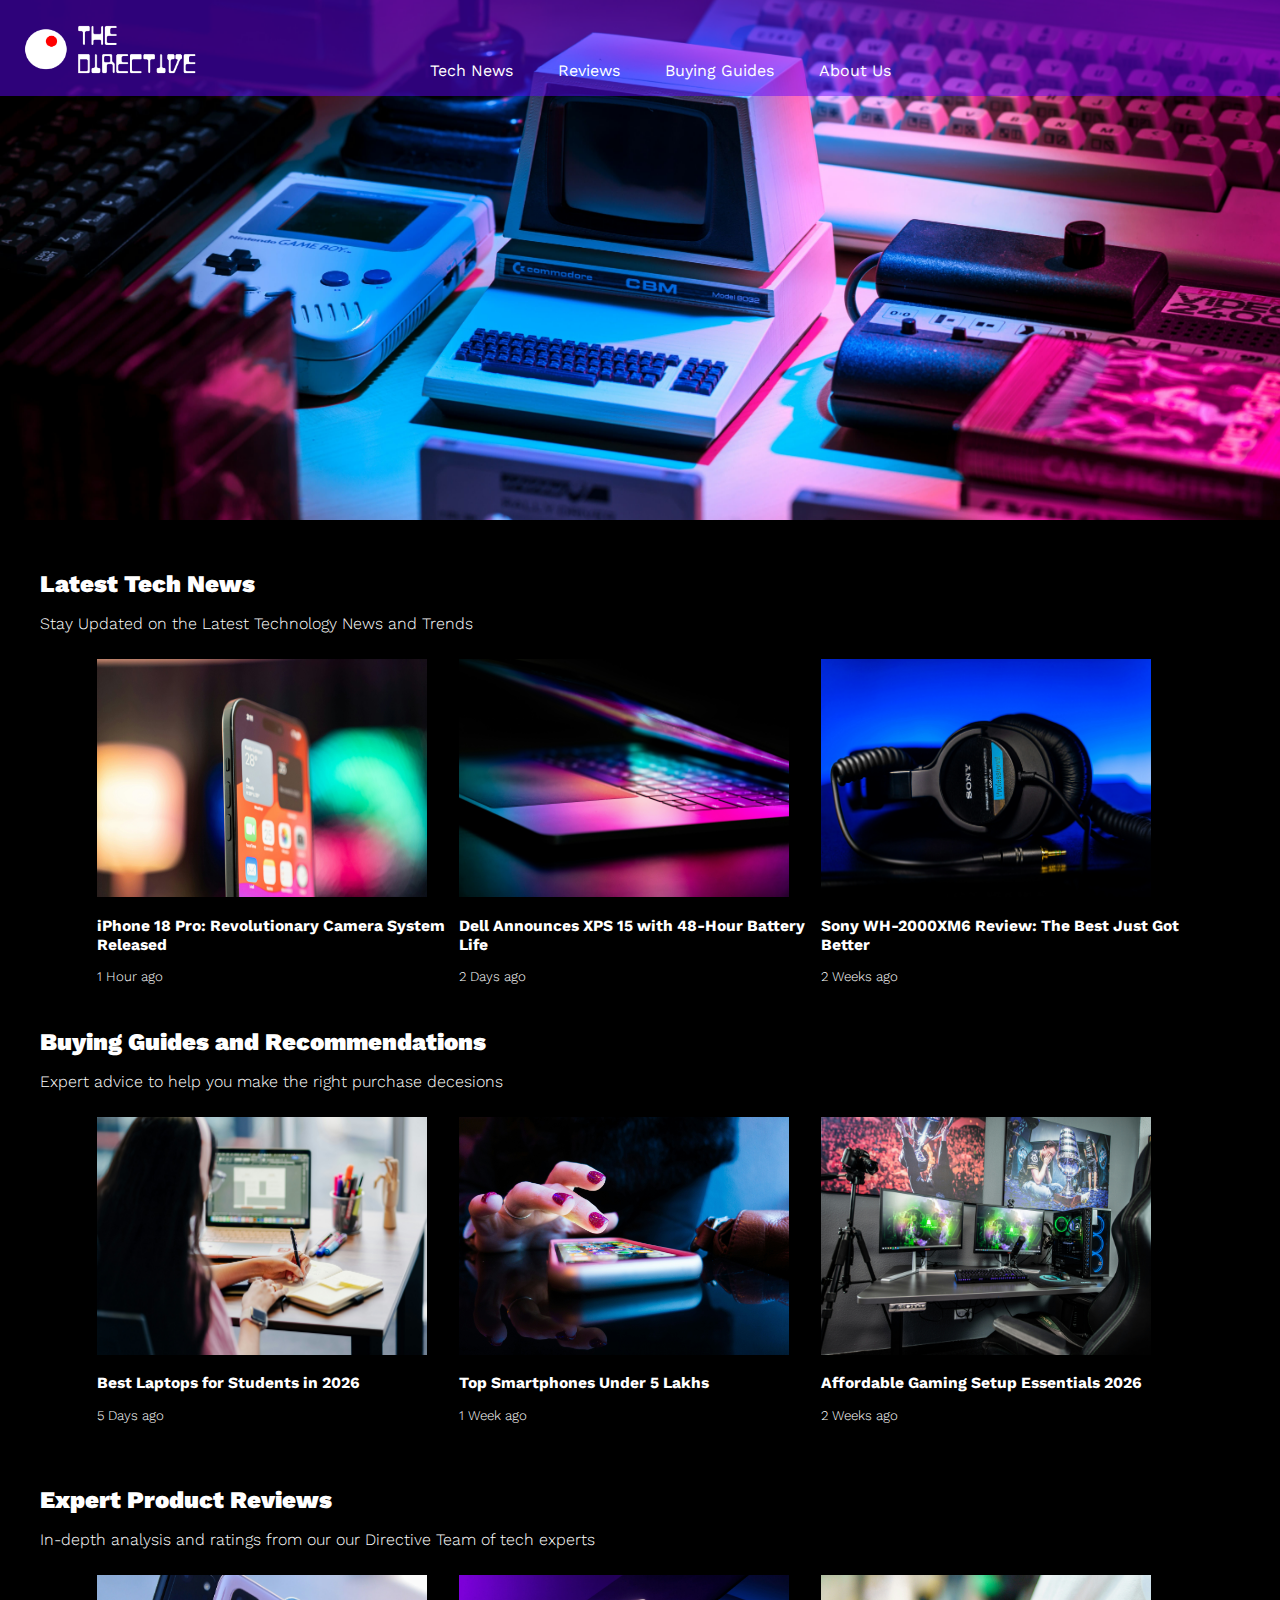
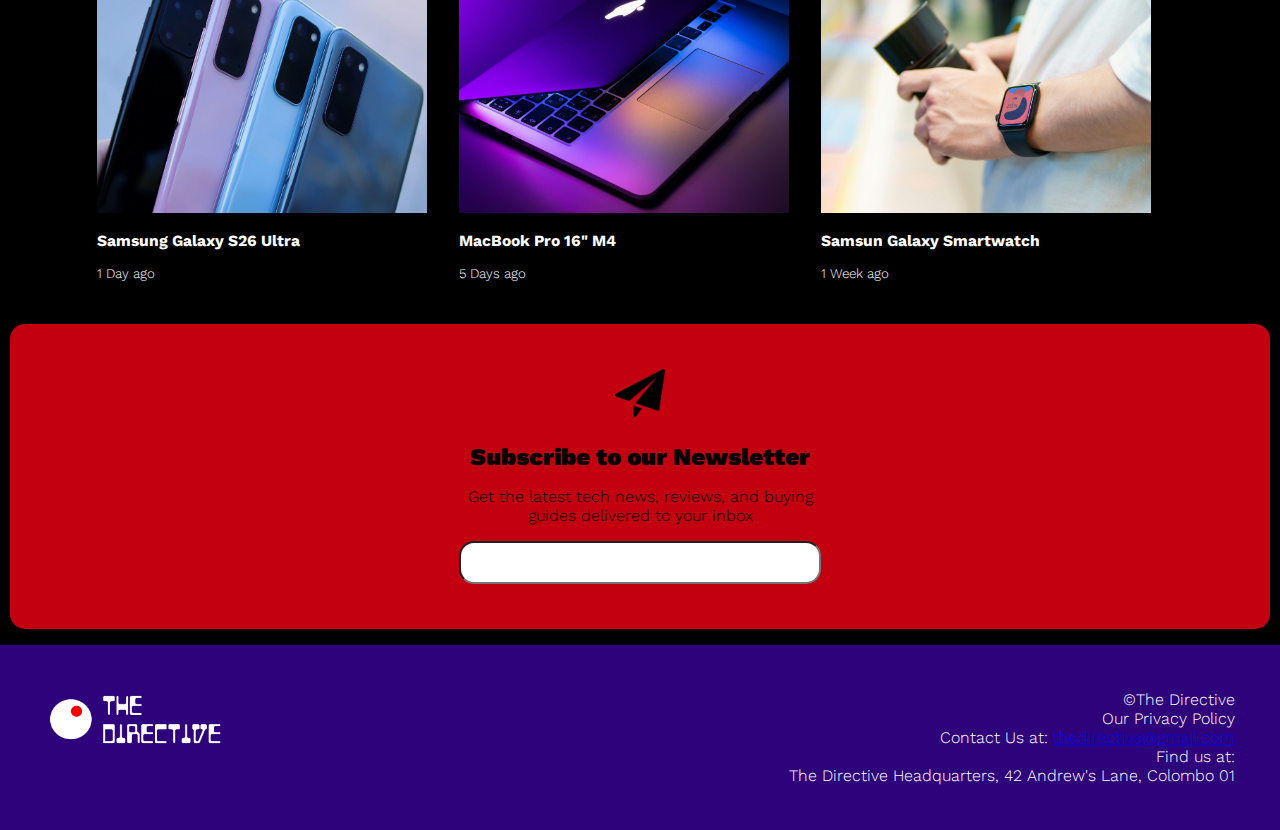
<file: index.html>
<!DOCTYPE html>
<html lang="en">
    <head>
        <meta charset="UTF-8">
        <title>The Directive</title>
        <link rel="icon" href="images/iconblack.png" type="image/png"
              sizes="16x16">  
        <link rel="stylesheet" href="style.css">
    </head>
    <!--A personally designed Icon (intentionally the dark version of the logo as an aesthetic) using Adobe Illustrator-->
    <!--link to attach the styles of the css sheet-->
    
    <body>
        <header>
        <a href="index.html"><img src="images/directivelogowhite.png" alt="The Directive Logo"
             width="180" height="61"></a>
        </header>
    <!--A personally designed logo for the website and the tech review company "The Directive" By Adobe Illustrator-->
    <!--The Logo contains the h1 title hidden within that acts as a link to the homepage throughout the website-->
        
        <!--NAVIGATION-->
        <nav>
            <ul>
                <li><a href="news.html" title="Tech News"><b>Tech News</b></a></li>
                <li><a href="reviews.html" title="Reviews"><b>Reviews</b></a></li>
                <li><a href="guide.html" title="Buying Guides"><b>Buying Guides</b></a></li>
                <li><a href="aboutus.html" title="About us"><b>About Us</b></a></li>
            </ul>
        </nav>
    <!--Contains 4 internally linked pages directing the user to various tech related segments covered by the company-->     
        
        
    <main class="content">
    <!--CONTENT AREA 1 -->
    <article>
        <h2><b>Latest Tech News</b></h2>
        <p>Stay Updated on the Latest Technology News and Trends</p>
        <!-- Most headings and some paragraphs are written seperated from the div class because most of my content(articles) is intended to be displayed side by sid
        and I do not want headings or paragraphs within the display flex style that I had to assign to every div class -->
        
        <div class= "container">
        <!--div class not id because there is a repetition in styles for multiple sections-->
            
        <section>
            <img src="images/iphone.jpg" title="iphone 18 Pro:Camera" rel="external"
                 width="330" height="238">
            <h3><a href="article.html" target="_blank" class="link">iPhone 18 Pro: Revolutionary Camera System Released</a></h3>
        <!--This h3 is linked to an example thematic article to show User Interface and Experience-->
        <!--All links are attached to a class to contain a different style on hover-->
        <!--Articles are loaded on a new tab for user convenience an an organized navigation hence the "target=_blank"-->
            <p>1 Hour ago</p>
        </section>
            
        <section>
            <img src="images/laptop.jpg" title="Dell XPS 15" rel="external"
                 width="330" height="238">
            <h3>Dell Announces XPS 15 with 48-Hour Battery Life</h3>
            <p>2 Days ago</p>
        </section>
            
        <section>
            <img src="images/sony.jpg" title="Sony WH-2000XM6" rel="external"
                 width="330" height="238">
            <h3>Sony WH-2000XM6 Review: The Best Just Got Better</h3>
            <p>2 Weeks ago</p>
        </section>
        </div>
    </article>   
    
    <!--CONTENT AREA 2 -->
    <article>
    <h2><b>Buying Guides and Recommendations</b></h2>
    <p>Expert advice to help you make the right purchase decesions</p>
        
    <div class= "container">
            <section>
            <img src="images/student.jpg" title="Best Student Laptops 2026" rel="external"
                 width="330" height="238">
            <h3><a href="recommendation.html" target="_blank" class="link">Best Laptops for Students in 2026</a></h3>
            <p>5 Days ago</p>
        </section>
            
        <section>
            <img src="images/smartphone.jpg" title="Top Smartphones" rel="external"
                 width="330" height="238">
            <h3>Top Smartphones Under 5 Lakhs</h3>
            <p>1 Week ago</p>
        </section>
            
        <section>
            <img src="images/gaming.jpg" title="Gaming Setup" rel="external"
                 width="330" height="238">
            <h3>Affordable Gaming Setup Essentials 2026</h3>
            <p>2 Weeks ago</p>
        </section>
    </div>
    </article>   
        
    <!--CONTENT AREA 3  -->
    <article>
    <h2><b>Expert Product Reviews</b></h2>
    <p>In-depth analysis and ratings from our our Directive Team of tech experts</p>
    
    <div class= "container">
            <section>
            <img src="images/samsung.jpg" title="Samsung Galaxy S26 Ultra" rel="external"
                 width="330" height="238">
            <h3>Samsung Galaxy S26 Ultra</h3>
            <p>1 Day ago</p>
        </section>
            
        <section>
            <img src="images/macbook.jpg" title="MacBook Pro 16' M4" rel="external"
                 width="330" height="238">
            <h3><a href="product.html" target="_blank" class="link">MacBook Pro 16" M4</a></h3>
            <p>5 Days ago</p>
        </section>
            
        <section>
            <img src="images/watch.jpg" title="Samsung Galaxy Smartwatch" rel="external"
                 width="330" height="238">
            <h3>Samsun Galaxy Smartwatch</h3>
            <p>1 Week ago</p>
        </section>
    </div>
    </article>    
    </main>
        
    <!--SIDEBAR  -->
    <aside>
        <section id="emailbox">
            <img src="images/paper-plane.png" title="Mail Icon" rel="external"
                 width="50" height="50">
        <h2><b>Subscribe to our Newsletter</b></h2>
        <p>Get the latest tech news, reviews, and buying guides delivered to your inbox</p>
        <input type="email" name="email">
        </section>
    </aside>   
    <!--This sidebar is meant to be seen on every internally linked page allowing users to enter their email adress if preferred for company
    content notifications anywhere within the website: User Experience-->
        
    <!--FOOTER  -->
    <footer>
    <ul id="footer">
        <li><img src="images/directivelogowhite.png" alt="The Directive Logo"
             width="180" height="61" class="align-left-image"></li>
        <li>&#169;The Directive</li>
        <li><a href="docs/privacy-policy.pdf" target="_blank" id="privacydoc">Our Privacy Policy</a></li>
        <li>Contact Us at: <a href="mailto:thedirective@gmail.com" target="_blank" id="link">thedirective@gmail.com</a></li>
        <li>Find us at: <br> The Directive Headquarters, 42 Andrew's Lane, Colombo 01</li>
    </ul>    
    </footer>
     <!--Footer contains a sample privacy policy document, the company email adress and adress, including the logo customarily seen in most
        websites, the organization of elements/hierarchy are intentional to replicate most footers in most webpages-->
        
        </body>
</html>
</file>
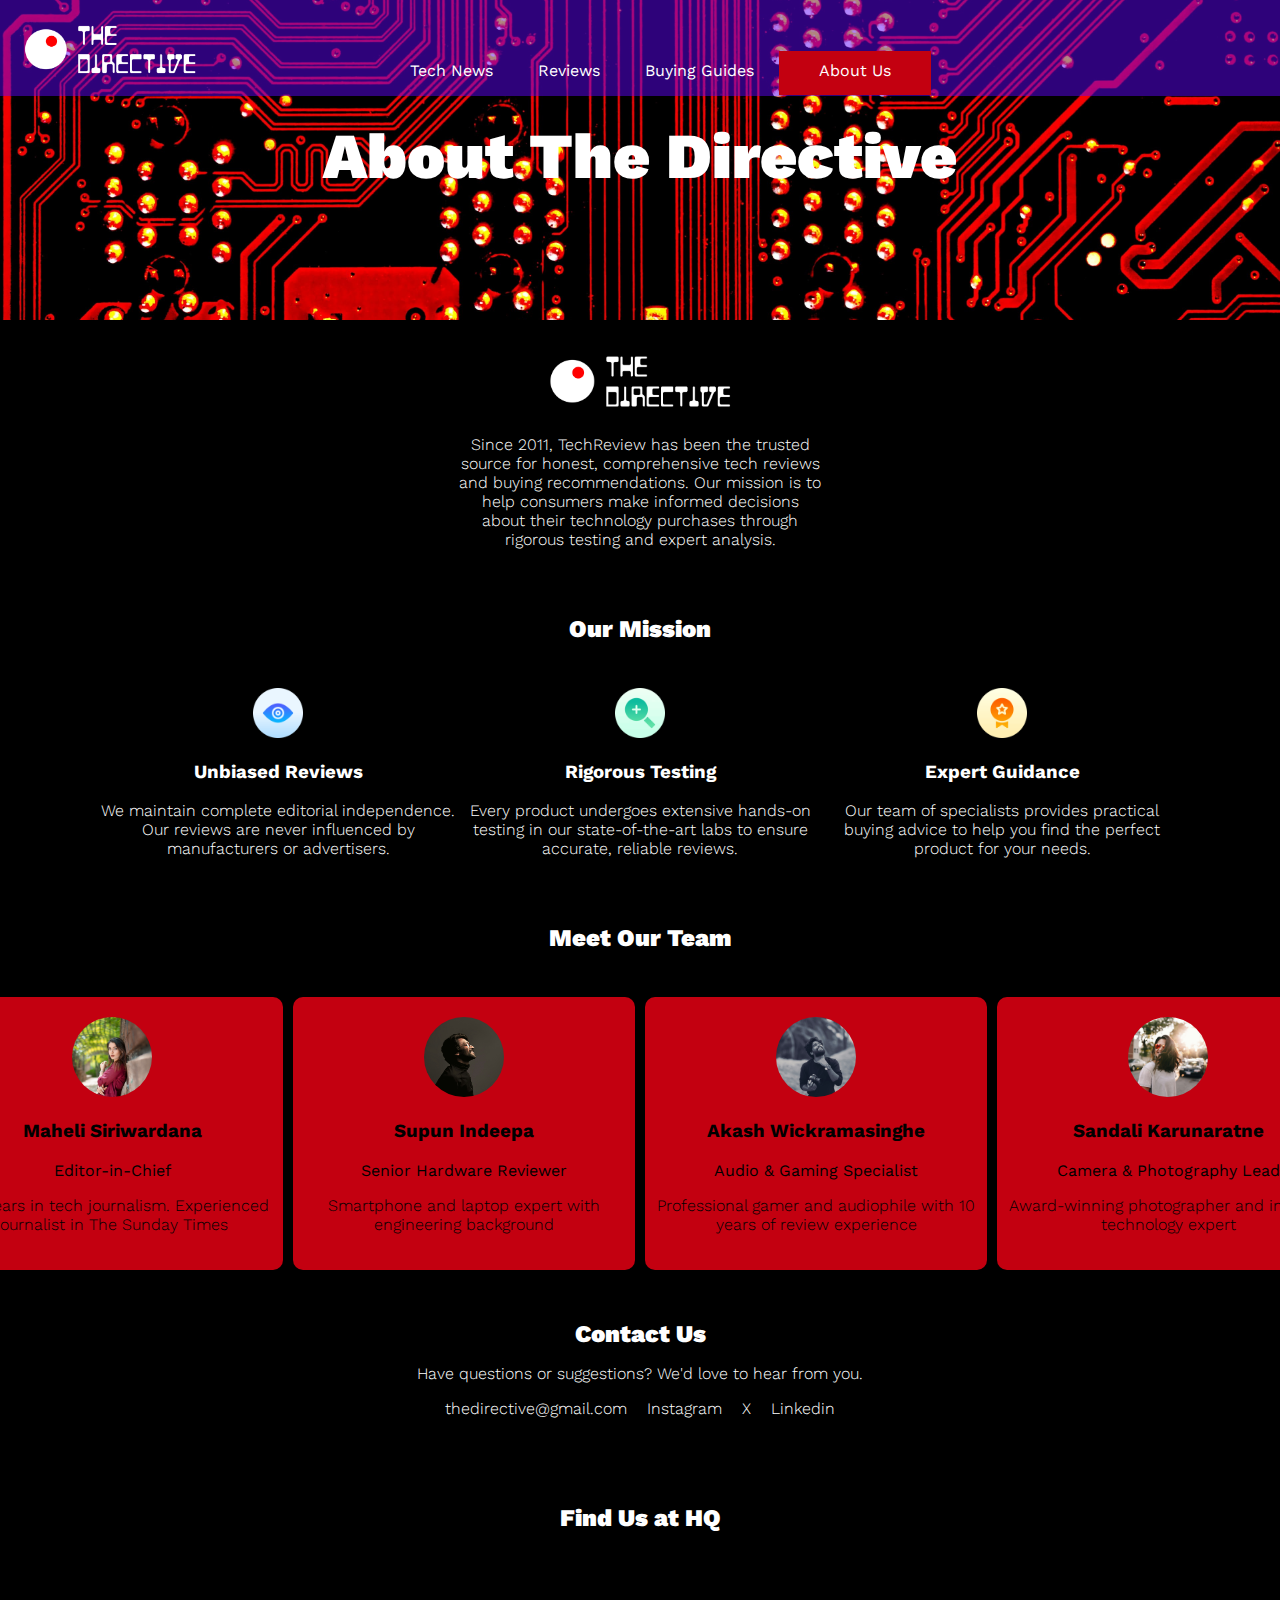
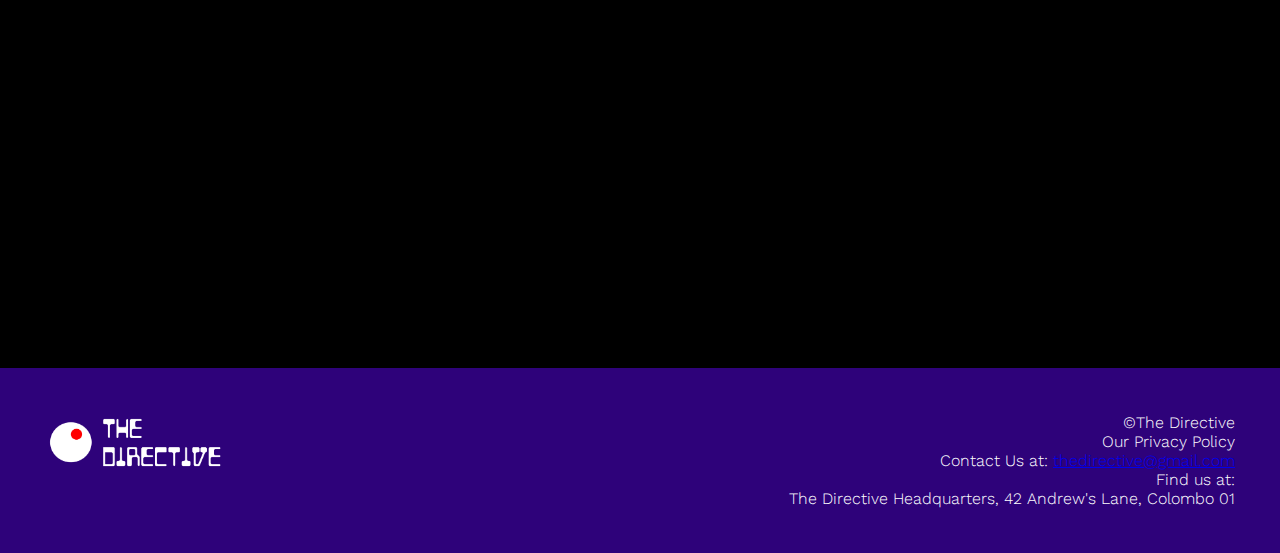
<file: aboutus.html>
<!DOCTYPE html>
<html lang="en">
    <head>
        <meta charset="UTF-8">
        <title>About Us</title>
        <link rel="icon" href="images/iconblack.png" type="image/png"
              sizes="16x16">   
        <link rel="stylesheet" href="style.css">
    </head>
    
    <body>
    <div id="about">
        <header>
        <a href="index.html"><img src="images/directivelogowhite.png" alt="The Directive Logo"
             width="180" height="61"></a>
        <h2 class="webpagetitle"><b>About The Directive</b></h2>
        </header>
    
        <!--NAVIGATION-->
        <nav>
            <ul>
                <li><a href="news.html" title="Tech News"><b>Tech News</b></a></li>
                <li><a href="reviews.html" title="Reviews"><b>Reviews</b></a></li>
                <li><a href="guide.html" title="Buying Guides"><b>Buying Guides</b></a></li>
                <li><span><a href="aboutus.html" title="About us"><b>About Us</b></a></span></li>
            </ul>
        </nav>
        
    <main>
    <!--CONTENT AREA 1-->
        <article id="aboutus">
            <section>
            <img src="images/directivelogowhite.png" width="190" height="65" alt="The Directive Logo">
            <p>Since 2011, TechReview has been the trusted source for honest, 
            comprehensive tech reviews and buying recommendations. 
            Our mission is to help consumers make informed decisions about their technology purchases 
            through rigorous testing and expert analysis.</p>
            </section>
        </article>
        
    <!--CONTENT AREA 2-->
        <article class="subheading"><h2><b>Our Mission</b></h2></article>
        <!--class to align subheading to the middle of the page that was only done for this HTML file for aesthetic purposes-->
        <article id="mission">
            <section>
                <img src="images/eye.png" width="50" height="50" alt="Unbiased Reviews">
                <h3>Unbiased Reviews</h3><p>We maintain complete editorial independence. 
                Our reviews are never influenced by manufacturers or advertisers.</p>
            </section>
            <section>
                <img src="images/zoom-in.png" width="50" height="50" alt="Rigorous Testing">
                <h3>Rigorous Testing</h3><p>Every product undergoes extensive hands-on testing in our state-of-the-art 
                labs to ensure accurate, reliable reviews.</p>
            </section>
            <section>
                <img src="images/medal.png" width="50" height="50" alt="Expert Guidance">
                <h3>Expert Guidance</h3><p>Our team of specialists provides practical buying advice to help you 
                find the perfect product for your needs.</p>
            </section>
        </article>
        
        <!--CONTENT AREA 3-->
        <article class="subheading"><h2><b>Meet Our Team</b></h2></article>
        <article id="team">
            <section>
                <img src="images/woman.jpg" width="80" height="80" alt="Maheli Siriwardana">
                <h3>Maheli Siriwardana</h3><p><b>Editor-in-Chief</b></p><p>15+ years in tech journalism. Experienced
                journalist in The Sunday Times</p>
            </section>
            <section>
                <img src="images/reviewer.jpg" width="80" height="80" alt="Supun Indeepa">
                <h3>Supun Indeepa</h3><p><b>Senior Hardware Reviewer</b></p><p>Smartphone and laptop expert with engineering background</p>
            </section>
            <section>
                <img src="images/akash.jpg" width="80" height="80" alt="Akash Wickramasinghe">
                <h3>Akash Wickramasinghe</h3><p><b>Audio &amp; Gaming Specialist</b></p><p>Professional gamer and audiophile with 10 years of review experience</p>
            </section>
            <section>
                <img src="images/sandali.jpg" width="80" height="80" alt="Sandali Karunaratne">
                <h3>Sandali Karunaratne</h3><p><b>Camera &amp; Photography Lead</b></p><p>Award-winning photographer and imaging technology expert</p>
            </section>
        </article>
        
        <!--CONTENT AREA 4-->
        <article class="subheading"><h2><b>Contact Us</b></h2></article>
        <article id="contactlist">
        <p>Have questions or suggestions? We'd love to hear from you.</p>
            <ul>
                <li><a href="mailto:thedirective@gmail.com" target="_blank">thedirective@gmail.com</a></li>
                <li><a href="https://www.instagram.com/" target="_blank">Instagram</a></li>
                <li><a href="https://x.com/" target="_blank">X</a></li>
                <li><a href="https://lk.linkedin.com/" target="_blank">Linkedin</a></li>
            </ul>
        <!--Contact area: The email does not exist, however the rest of the links direct the user to the relevant social 
        media platforms as an example of a proper UX and UI-->
        </article>
        
        <!--CONTENT AREA 5-->
        <article class="subheading"><h2><b>Find Us at HQ</b></h2></article>
        <section id="aboutlocation">
            <article>
            <iframe src="https://www.google.com/maps/embed?pb=!1m18!1m12!1m3!1d15842.224462419448!2d79.8275827951817!3d6.943531088904016!2m3!1f0!2f0!3f0!3m2!1i1024!2i768!4f13.1!3m3!1m2!1s0x3ae259242f104735%3A0x79f186854309feec!2sColombo%2001%2C%20Colombo!5e0!3m2!1sen!2slk!4v1770456868850!5m2!1sen!2slk" 
            width="1200" height="384" style="border:0;" 
            allowfullscreen="" loading="lazy" referrerpolicy="no-referrer-when-downgrade" title="The Directive Headquarters"></iframe>
            </article>
        <!--Shows a live example of the company's location in Sri Lanka that the user can access through Google Maps-->
        </section>
        
    </main>
    
    <!--FOOTER  -->
    <footer>
    <ul id="footer">
        <li><img src="images/directivelogowhite.png" alt="The Directive Logo"
             width="180" height="61" class="align-left-image"></li>
        <li>&#169;The Directive</li>
        <li><a href="docs/privacy-policy.pdf" target="_blank" id="privacydoc">Our Privacy Policy</a></li>
        <li>Contact Us at: <a href="mailto:thedirective@gmail.com" target="_blank" id="link">thedirective@gmail.com</a></li>
        <li>Find us at: <br> The Directive Headquarters, 42 Andrew's Lane, Colombo 01</li>
    </ul>    
    </footer>
    </div>
    </body>
</html>
</file>
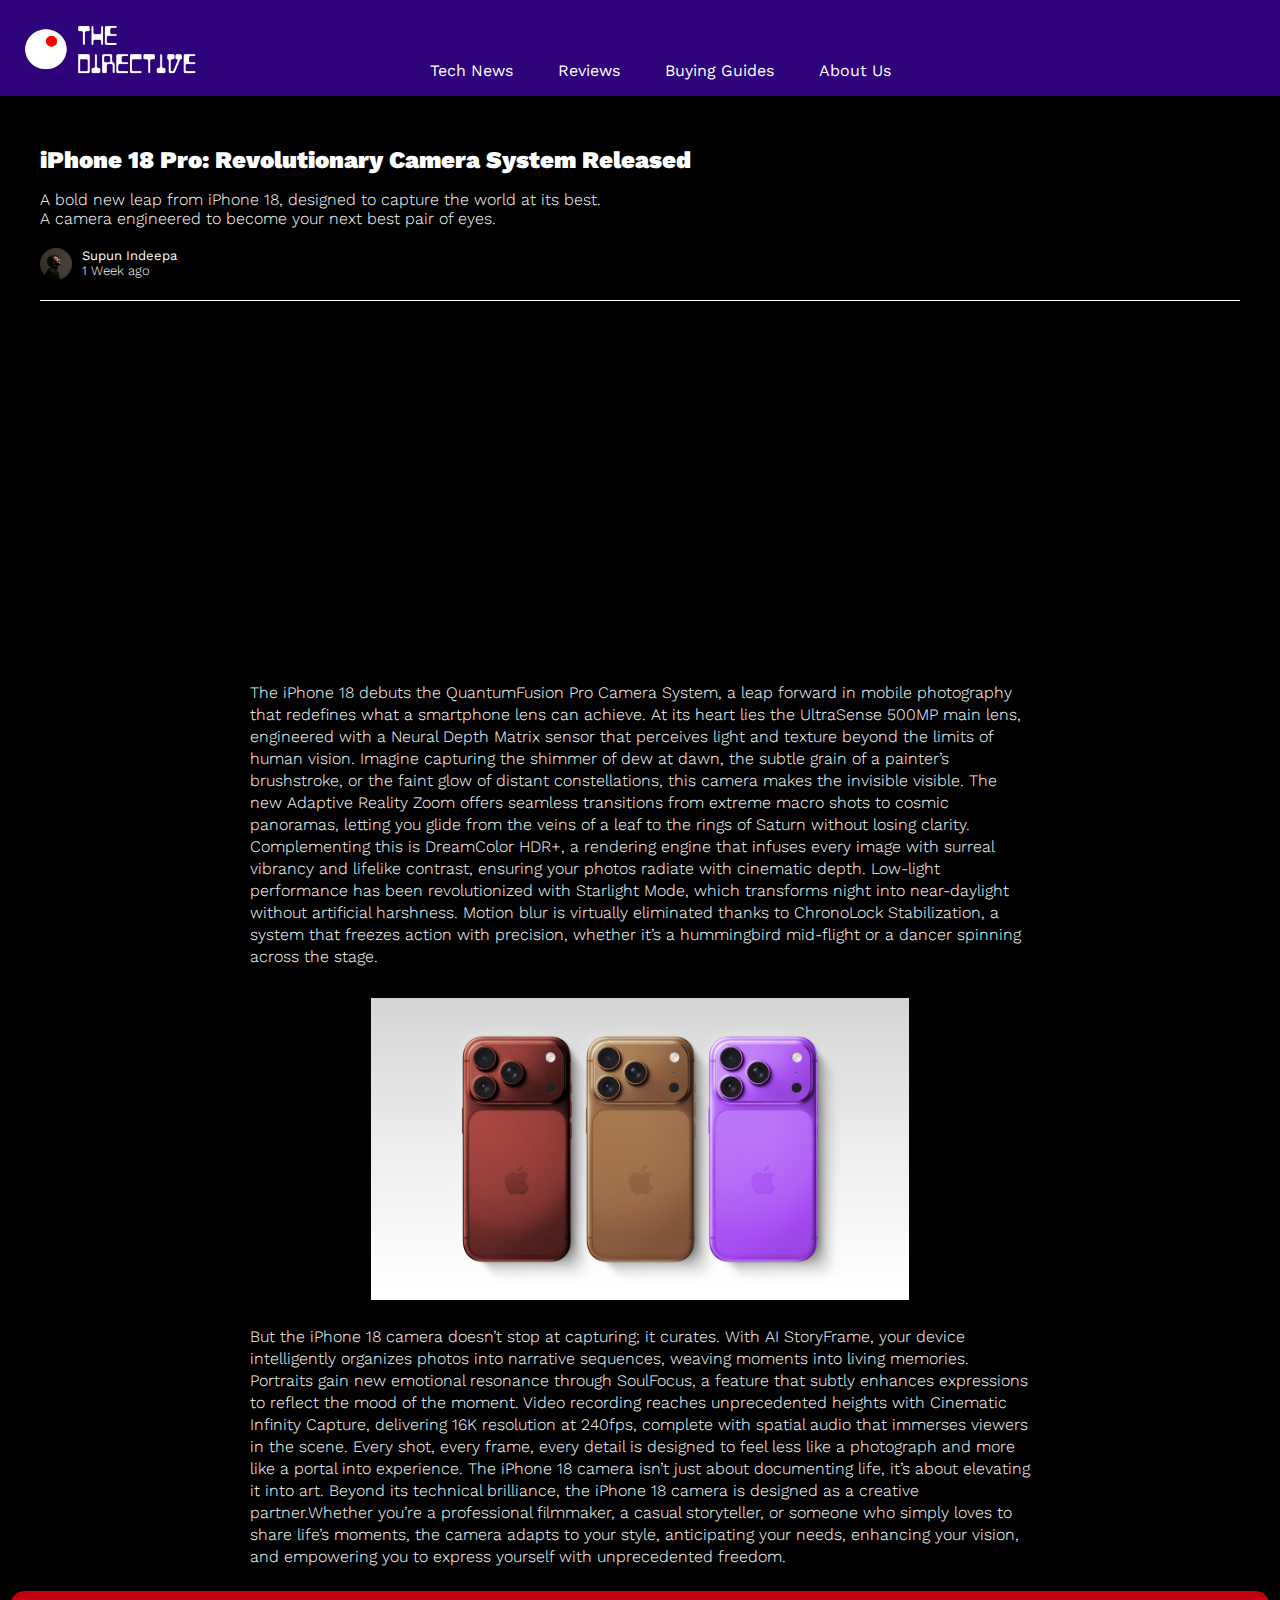
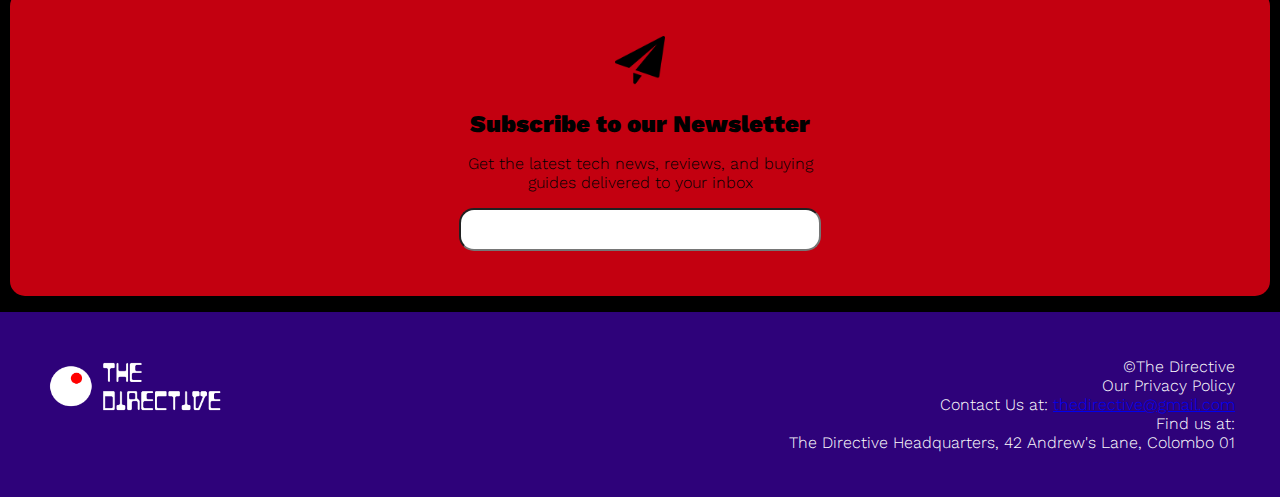
<file: article.html>
<!DOCTYPE html>
<html lang="en">
    <head>
        <meta charset="UTF-8">
        <title>Iphone 18 pro Camera</title>
        <link rel="icon" href="images/iconblack.png" type="image/png"
              sizes="16x16">   
        <link rel="stylesheet" href="style.css">
    </head>
    
    <body>
        <header class="articleheader">
            <a href="index.html"><img src="images/directivelogowhite.png" alt="The Directive Logo"
             width="180" height="61"></a>
        </header>
        
    <!--NAVIGATION-->
        <nav>
            <ul>
                <li><a href="news.html" title="Tech News"><b>Tech News</b></a></li>
                <li><a href="reviews.html" title="Reviews"><b>Reviews</b></a></li>
                <li><a href="guide.html" title="Buying Guides"><b>Buying Guides</b></a></li>
                <li><a href="aboutus.html" title="About us"><b>About Us</b></a></li>
            </ul>
        </nav>
    
    <!--The organization of this content is an example of how a news article would look like for this website-->
    <!--CONTENT AREA-->
    <article id="articlecontent">
        <h2><b>iPhone 18 Pro: Revolutionary Camera System Released</b></h2>
        <p>A bold new leap from iPhone 18, designed to capture the world at its best.
            <br>A camera engineered to become your next best pair of eyes.</p>
        
        <section id="profile">
        <img src="images/reviewer.jpg" id="smallicon" alt="Supun Indeepa">
        <p id="reviewprofile"><b>Supun Indeepa</b><br>1 Week ago</p>
        </section>
        
        <hr>
        
        <section id="articlepara">
            <iframe width="560" height="315" src="https://www.youtube.com/embed/mN2Td45Ln5M?si=araFws5VVp4q63_Z" 
            title="YouTube video player" style="border: none;" allow="accelerometer; autoplay; clipboard-write; encrypted-media; gyroscope; picture-in-picture; web-share"
            referrerpolicy="strict-origin-when-cross-origin" allowfullscreen></iframe>
        <!--As it shows a news piece the company would include Youtube videos that discusses this particular news for variety-->
        <p>The iPhone 18 debuts the QuantumFusion Pro Camera System, a leap forward in mobile photography that redefines what a smartphone lens can achieve.
        At its heart lies the UltraSense 500MP main lens, engineered with a Neural Depth Matrix sensor that perceives light and texture beyond the limits of human vision. Imagine capturing the shimmer of dew at dawn, 
        the subtle grain of a painter’s brushstroke, or the faint glow of distant constellations, this camera makes the invisible visible.
        The new Adaptive Reality Zoom offers seamless transitions from extreme macro shots to cosmic panoramas, letting you glide from the veins of a leaf to the rings of Saturn without losing clarity.
        Complementing this is DreamColor HDR+, a rendering engine that infuses every image with surreal vibrancy and lifelike contrast, ensuring your photos radiate with cinematic depth.
        Low-light performance has been revolutionized with Starlight Mode, which transforms night into near-daylight without artificial harshness. Motion blur is virtually eliminated thanks to ChronoLock Stabilization, 
        a system that freezes action with precision, whether it’s a hummingbird mid-flight or a dancer spinning across the stage.</p>
            <img src="images/iphone18.jpg" title="iPhone 18" rel="external" width="538">
        <p>But the iPhone 18 camera doesn’t stop at capturing; it curates. With AI StoryFrame, your device intelligently organizes photos into narrative sequences, weaving moments into living memories. 
        Portraits gain new emotional resonance through SoulFocus, a feature that subtly enhances expressions to reflect the mood of the moment. Video recording reaches unprecedented heights with Cinematic Infinity Capture, 
        delivering 16K resolution at 240fps, complete with spatial audio that immerses viewers in the scene.
        Every shot, every frame, every detail is designed to feel less like a photograph and more like a portal into experience. 
        The iPhone 18 camera isn’t just about documenting life, it’s about elevating it into art.
        Beyond its technical brilliance, the iPhone 18 camera is designed as a creative partner.Whether you’re a professional filmmaker, a casual storyteller, 
        or someone who simply loves to share life’s moments, the camera adapts to your style, anticipating your needs, enhancing your vision, and empowering you to express yourself with unprecedented freedom.</p>
        </section>
    </article>
        
    <!--SIDEBAR  -->
    <aside>
        <section id="emailbox">
            <img src="images/paper-plane.png" title="Mail Icon" rel="external"
                 width="50" height="50">
        <h2><b>Subscribe to our Newsletter</b></h2>
        <p>Get the latest tech news, reviews, and buying guides delivered to your inbox</p>
        <input type="email" id="email" name="email">
        </section>
    </aside>   
        
    <!--FOOTER  -->
    <footer>
    <ul id="footer">
        <li><img src="images/directivelogowhite.png" alt="The Directive Logo"
             width="180" height="61" class="align-left-image"></li>
        <li>&#169;The Directive</li>
        <li><a href="docs/privacy-policy.pdf" target="_blank" id="privacydoc">Our Privacy Policy</a></li>
        <li>Contact Us at: <a href="mailto:thedirective@gmail.com" target="_blank" id="link">thedirective@gmail.com</a></li>
        <li>Find us at: <br> The Directive Headquarters, 42 Andrew's Lane, Colombo 01</li>
    </ul>    
    </footer>
    </body>
</html>
</file>
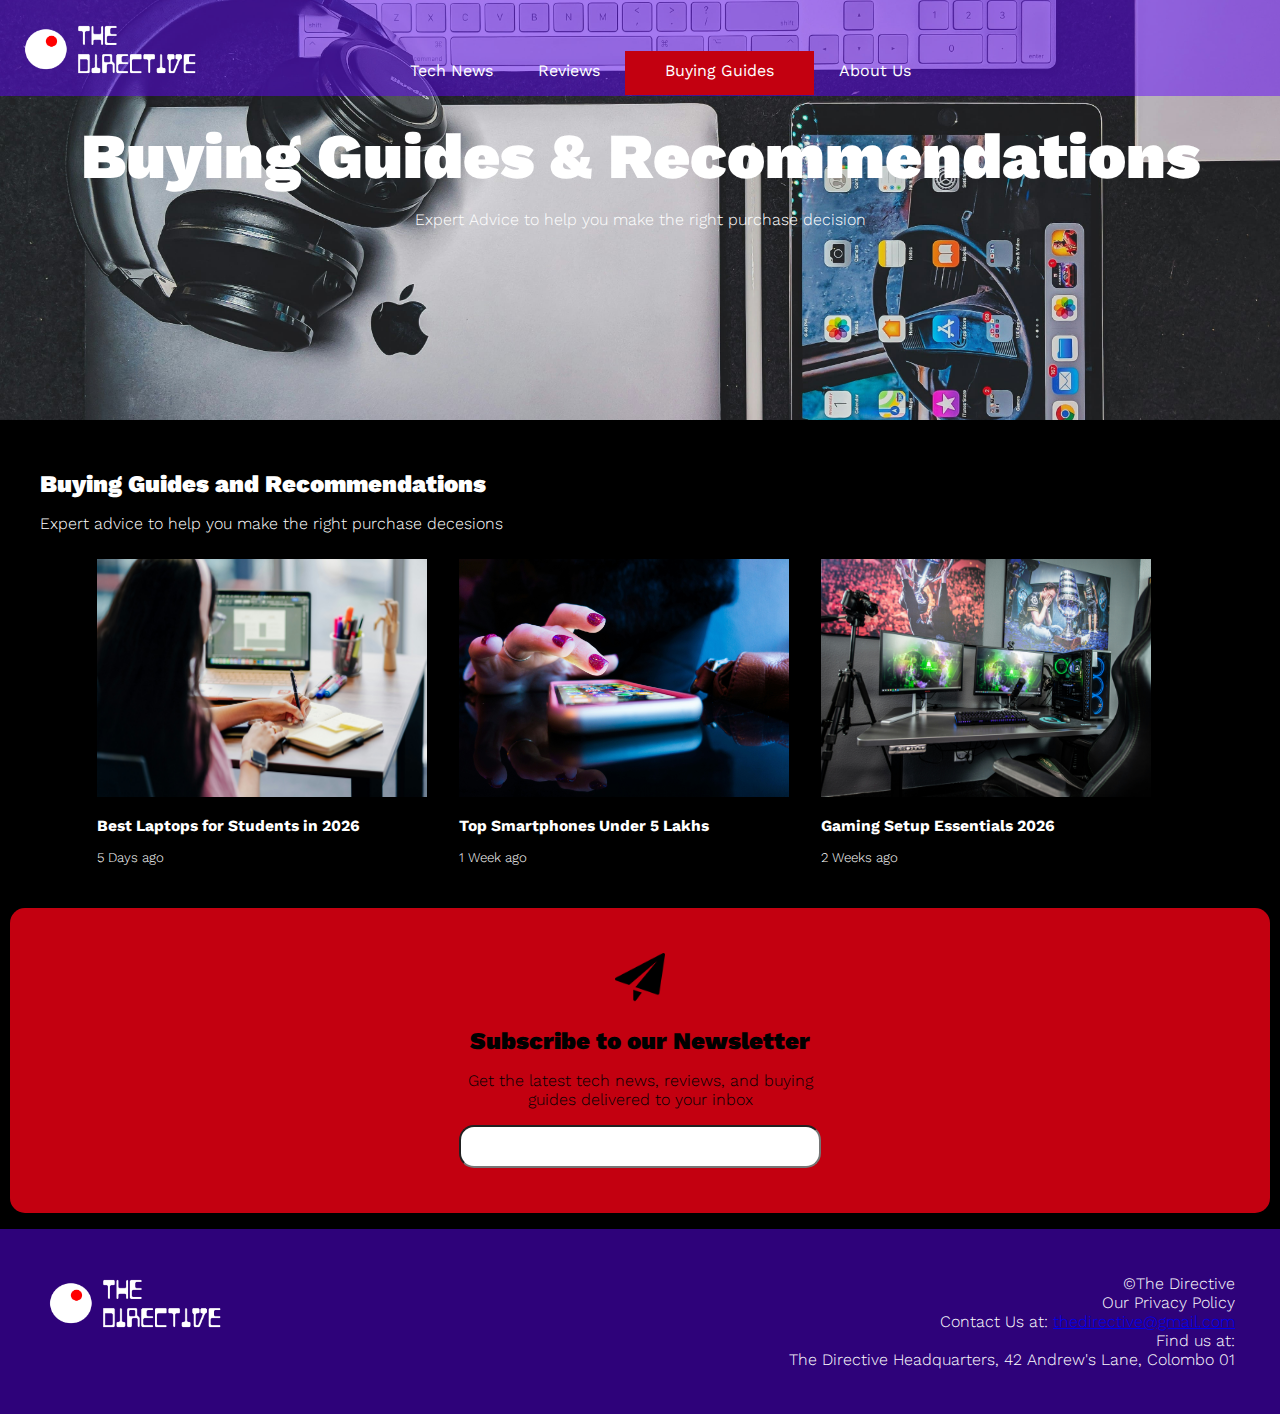
<file: guide.html>
<!DOCTYPE html>
<html lang="en">
    <head>
        <meta charset="UTF-8">
        <title>Buying Guide</title>
        <link rel="icon" href="images/iconblack.png" type="image/png"
              sizes="16x16">   
        <link rel="stylesheet" href="style.css">
    </head>
    
    <body>
    <div id="guide">
        <header>
        <a href="index.html"><img src="images/directivelogowhite.png" alt="The Directive Logo"
             width="180" height="61"></a>
        <h2 class="webpagetitle"><b>Buying Guides &amp; Recommendations</b></h2>
        <p>Expert Advice to help you make the right purchase decision</p>
        </header>
        <!--"&amp;" to enable the ampersand symbol-->
    
        <!--NAVIGATION-->
        <nav>
            <ul>
                <li><a href="news.html" title="Tech News"><b>Tech News</b></a></li>
                <li><a href="reviews.html" title="Reviews"><b>Reviews</b></a></li>
                <li><span><a href="guide.html" title="Buying Guides"><b>Buying Guides</b></a></span></li>
                <li><a href="aboutus.html" title="About us"><b>About Us</b></a></li>
            </ul>
        </nav>
        
    <article class="content">
    <h2><b>Buying Guides and Recommendations</b></h2>
    <p>Expert advice to help you make the right purchase decesions</p>
        
    <div class= "container">
            <section>
            <img src="images/student.jpg" title="Best Student Laptops" rel="external"
                 width="330" height="238">
                <h3><a href="recommendation.html" target="_blank" class="link">Best Laptops for Students in 2026</a></h3>
            <p>5 Days ago</p>
        </section>
            
        <section>
            <img src="images/smartphone.jpg" title="Top Smartphones" rel="external"
                 width="330" height="238">
            <h3>Top Smartphones Under 5 Lakhs</h3>
            <p>1 Week ago</p>
        </section>
            
        <section>
            <img src="images/gaming.jpg" title="Gaming Setup" rel="external"
                 width="330" height="238">
            <h3>Gaming Setup Essentials 2026</h3>
            <p>2 Weeks ago</p>
        </section>
    </div>
    </article>   
    
    <!--SIDEBAR  -->
    <aside>
        <section id="emailbox">
            <img src="images/paper-plane.png" title="Mail Icon" rel="external"
                 width="50" height="50">
        <h2><b>Subscribe to our Newsletter</b></h2>
        <p>Get the latest tech news, reviews, and buying guides delivered to your inbox</p>
        <input type="email" id="email" name="email">
        </section>
    </aside>   
        
    <!--FOOTER  -->
    <footer>
    <ul id="footer">
        <li><img src="images/directivelogowhite.png" alt="The Directive Logo"
             width="180" height="61" class="align-left-image"></li>
        <li>&#169;The Directive</li>
        <li><a href="docs/privacy-policy.pdf" target="_blank" id="privacydoc">Our Privacy Policy</a></li>
        <li>Contact Us at: <a href="mailto:thedirective@gmail.com" target="_blank" id="link">thedirective@gmail.com</a></li>
        <li>Find us at: <br> The Directive Headquarters, 42 Andrew's Lane, Colombo 01</li>
    </ul>    
    </footer>
    
    </div>
    </body>
</html>
</file>
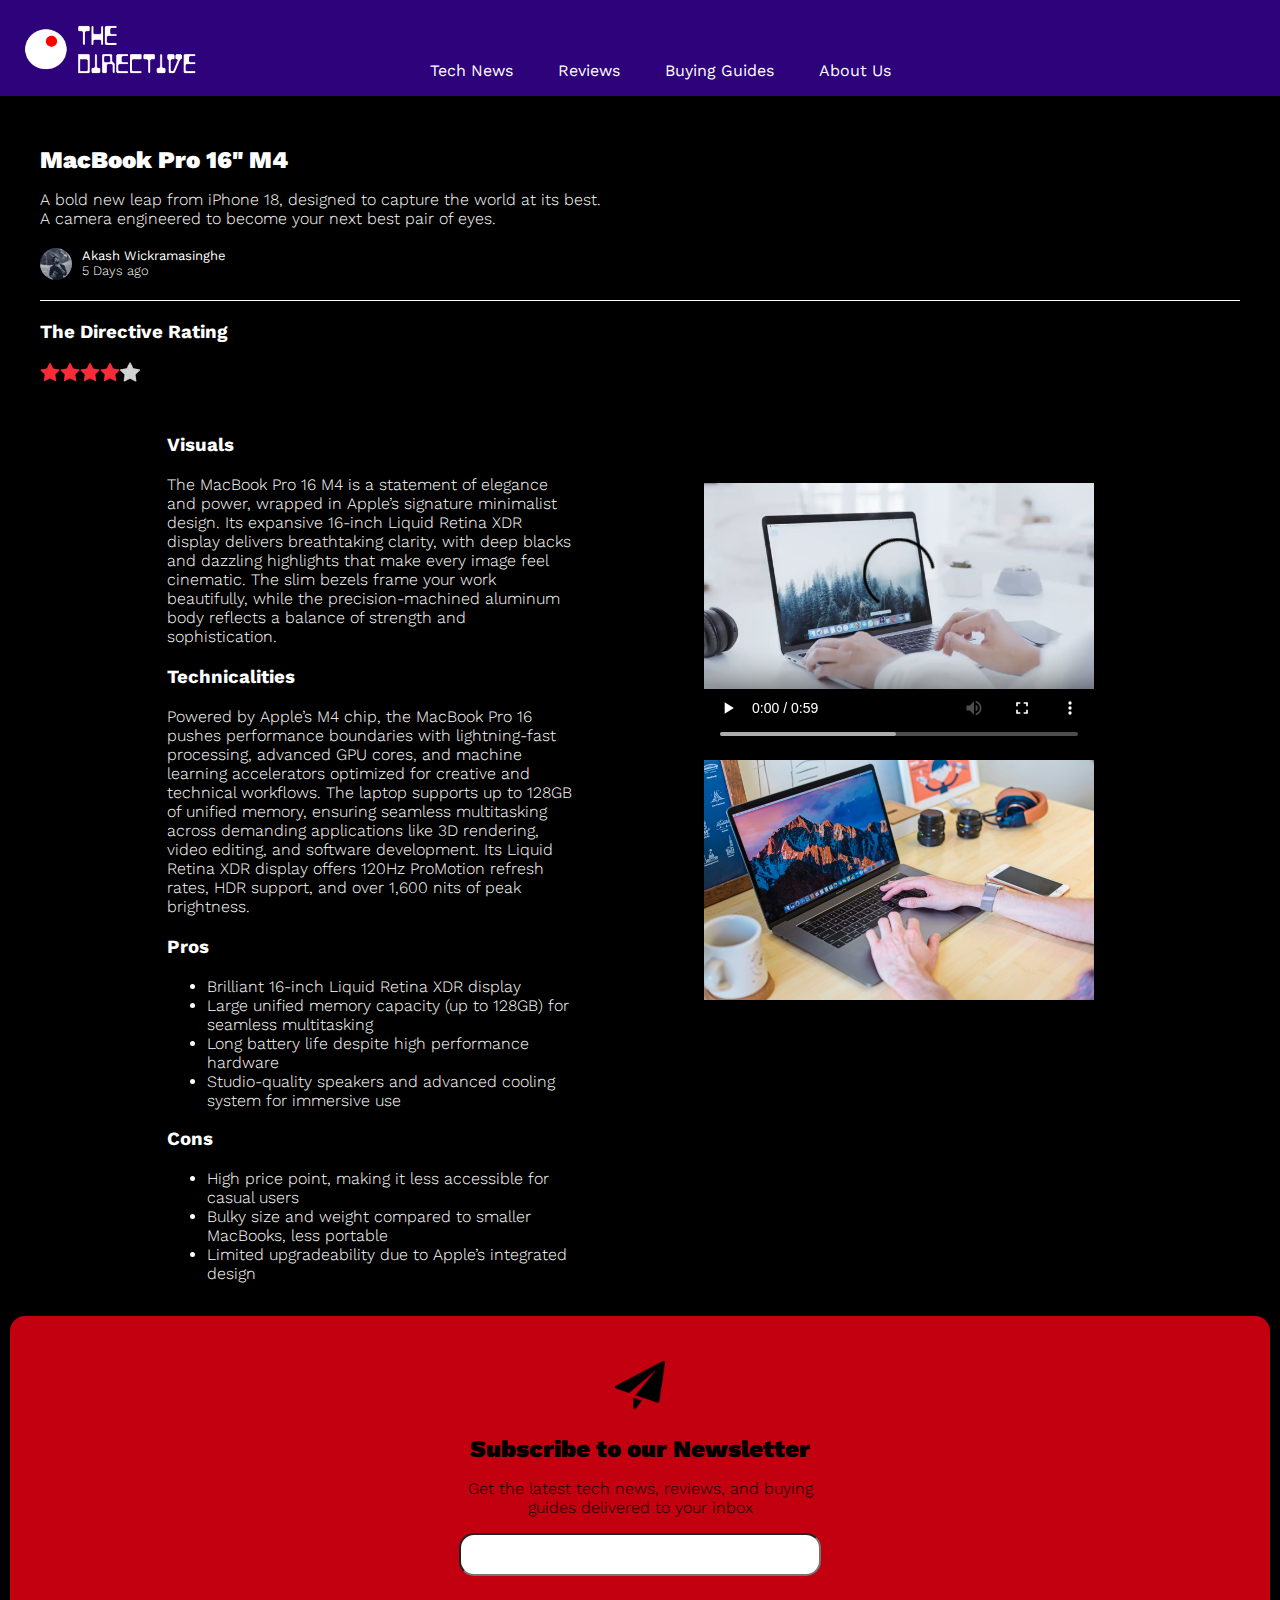
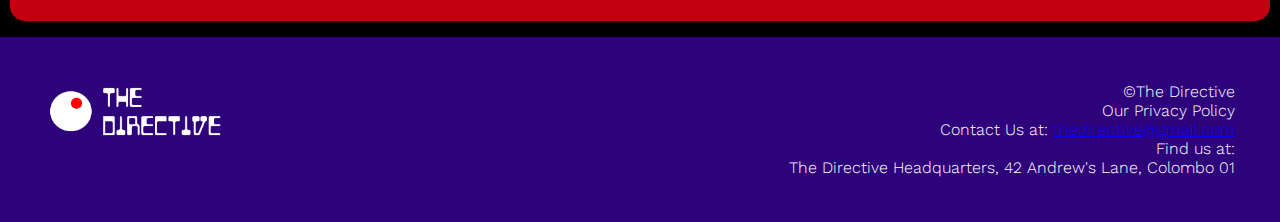
<file: product.html>
<!DOCTYPE html>
<html lang="en">
    <head>
        <meta charset="UTF-8">
        <title>MacBook Pro 16" M4</title>
        <link rel="icon" href="images/iconblack.png" type="image/png"
              sizes="16x16">   
        <link rel="stylesheet" href="style.css">
    </head>
    
    <body>
        <header class="articleheader">
            <a href="index.html"><img src="images/directivelogowhite.png" alt="The Directive Logo"
             width="180" height="61"></a>
        </header>
        
    <!--NAVIGATION-->
        <nav>
            <ul>
                <li><a href="news.html" title="Tech News"><b>Tech News</b></a></li>
                <li><a href="reviews.html" title="Reviews"><b>Reviews</b></a></li>
                <li><a href="guide.html" title="Buying Guides"><b>Buying Guides</b></a></li>
                <li><a href="aboutus.html" title="About us"><b>About Us</b></a></li>
            </ul>
        </nav>
    
        <!--CONTENT AREA-->
    <article id="articlecontent">
        <h2><b>MacBook Pro 16" M4</b></h2>
        <p>A bold new leap from iPhone 18, designed to capture the world at its best.
            <br>A camera engineered to become your next best pair of eyes.</p>
        
        <section id="profile">
        <img src="images/akash.jpg" id="smallicon" alt="Akash Wickramasinghe">
        <p id="reviewprofile"><b>Akash Wickramasinghe</b><br>5 Days ago</p>
        </section>
        
        <hr>
        <!--The tag "hr" is used in the article HTML pages, to show a line break in between article heading and aurthorship
        with the main content area-->
        
        <h3>The Directive Rating</h3><img src="images/star.png" width="20" height="20" alt="Full Star"><img src="images/star.png" width="20" height="20" alt="Full Star"><img src="images/star.png" width="20" height="20" alt="Full Star"><img src="images/star.png" width="20" height="20" alt="Full Star"><img src="images/ashstar.png" width="20" height="20" alt="Empty Star">
        <!--Shows the company's 5 star rating system. This segment is not meant to be interactive as it will allow users to 
        enter their own rating which will confuse the other users and misdirect information-->
        
        <article id="rating">
            <section>
            <h3>Visuals</h3><p>The MacBook Pro 16 M4 is a statement of elegance and power, wrapped in Apple’s signature minimalist design. Its expansive 16-inch Liquid Retina XDR display delivers breathtaking clarity, 
                with deep blacks and dazzling highlights that make every image feel cinematic. The slim bezels frame your work beautifully, while the precision-machined aluminum body reflects a balance of strength and sophistication. 
                </p>
            <h3>Technicalities</h3><p>Powered by Apple’s M4 chip, the MacBook Pro 16 pushes performance boundaries with lightning-fast processing, advanced GPU cores, and machine learning accelerators optimized for creative and technical workflows. The laptop supports up to 128GB of unified memory, ensuring seamless
                multitasking across demanding applications like 3D rendering, video editing, and software development. Its Liquid Retina XDR display offers 120Hz ProMotion refresh rates, HDR support, and over 1,600 nits of peak brightness.</p>
            <h3>Pros</h3>
            <ul><li>Brilliant 16-inch Liquid Retina XDR display</li><li>Large unified memory capacity (up to 128GB) for seamless multitasking</li>
        <li>Long battery life despite high performance hardware</li><li>Studio-quality speakers and advanced cooling system for immersive use</li>
            </ul>
            <h3>Cons</h3>
            <ul><li>High price point, making it less accessible for casual users</li><li>Bulky size and weight compared to smaller MacBooks, less portable</li>
            <li>Limited upgradeability due to Apple’s integrated design</li></ul>
            </section>
            
            <section>
            <video width="390" height="340" controls>
                <source src="videos/macbook.mp4" type="video/mp4">
            </video>
                <br>
            <img src="images/mac.jpg" width="390" height="240" alt="Macbook Pro">
            </section>
            <!--This section contains an example of a review video of the product and an image along with descriptions
            and a pros and cons list to show an example of how a product review article would look like-->
        </article>
        </article>
        
        <!--SIDEBAR  -->
    <aside>
        <section id="emailbox">
            <img src="images/paper-plane.png" title="Mail Icon" rel="external"
                 width="50" height="50">
        <h2><b>Subscribe to our Newsletter</b></h2>
        <p>Get the latest tech news, reviews, and buying guides delivered to your inbox</p>
        <input type="email" id="email" name="email">
        </section>
    </aside>
        
    <!--FOOTER  -->
    <footer>
    <ul id="footer">
        <li><img src="images/directivelogowhite.png" alt="The Directive Logo"
             width="180" height="61" class="align-left-image"></li>
        <li>&#169;The Directive</li>
        <li><a href="docs/privacy-policy.pdf" target="_blank" id="privacydoc">Our Privacy Policy</a></li>
        <li>Contact Us at: <a href="mailto:thedirective@gmail.com" target="_blank" id="link">thedirective@gmail.com</a></li>
        <li>Find us at: <br> The Directive Headquarters, 42 Andrew's Lane, Colombo 01</li>
    </ul>    
    </footer>
    
    </body>
</html>
</file>
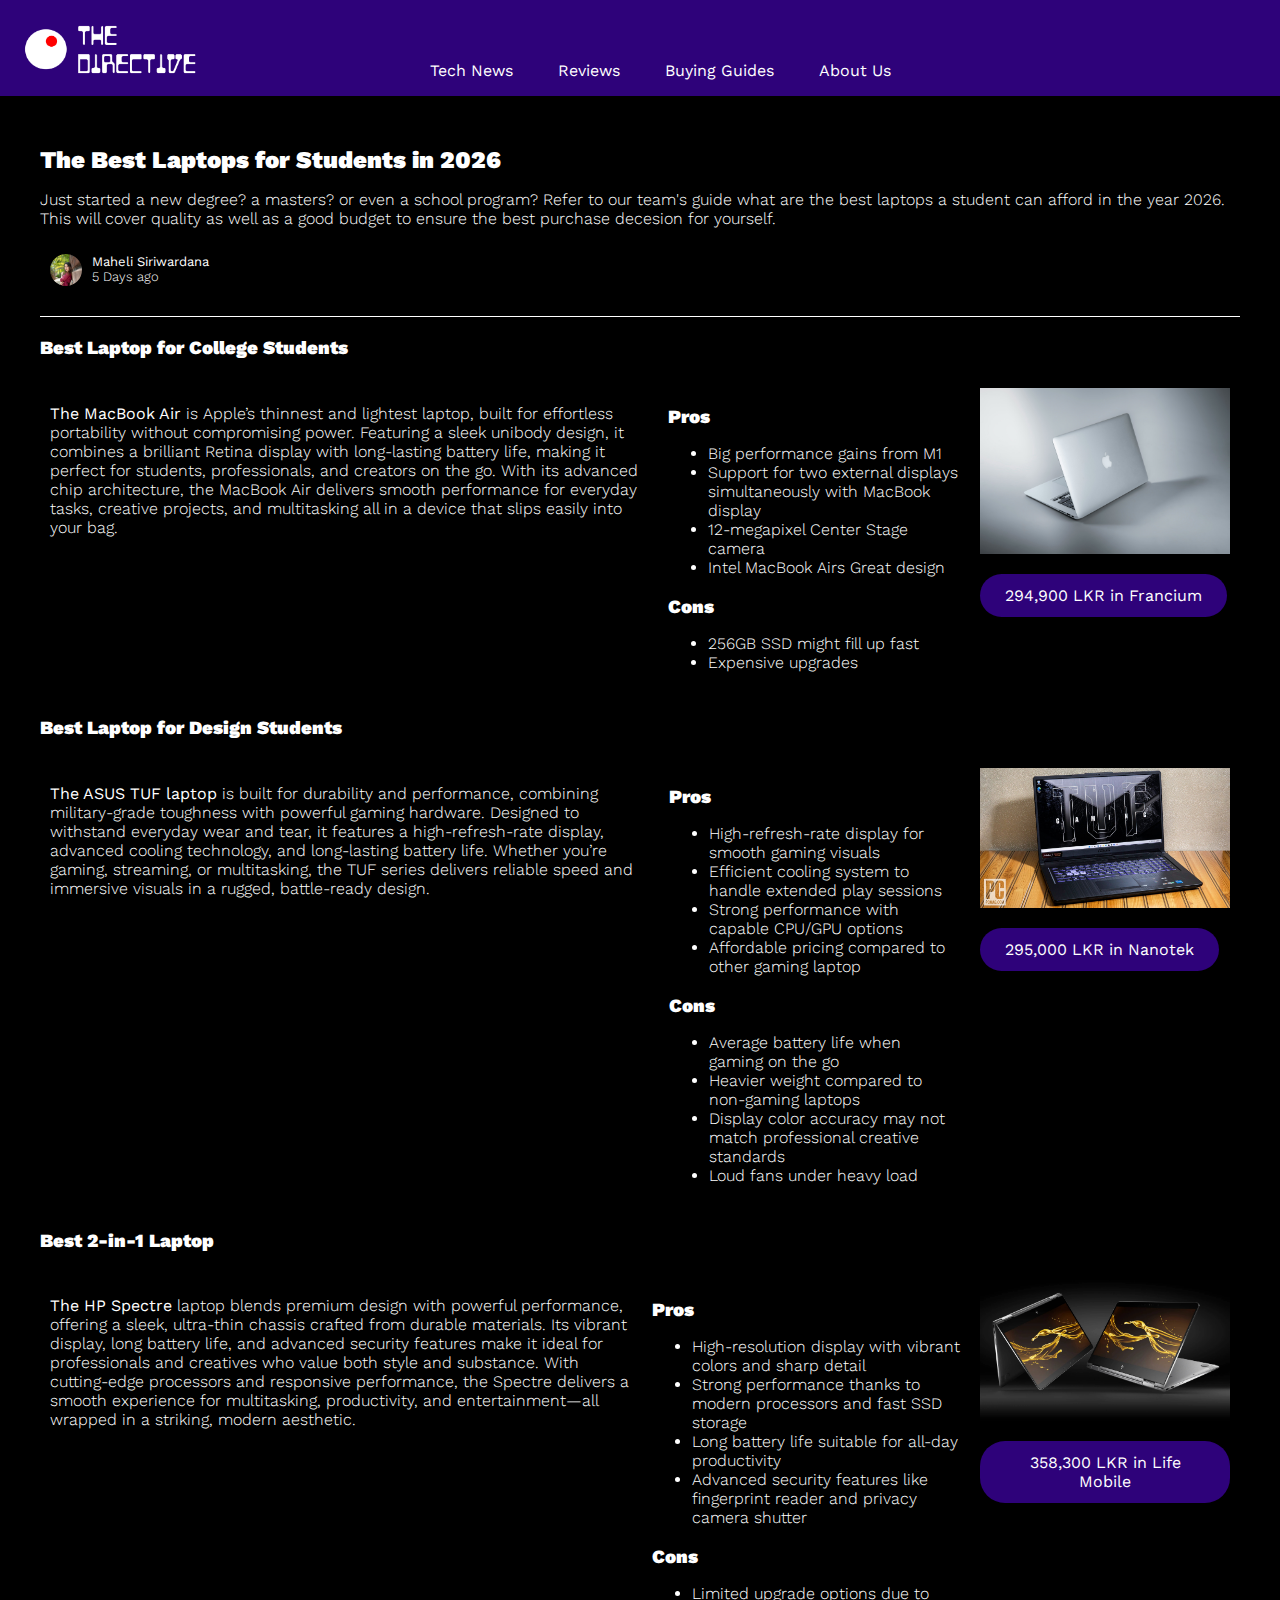
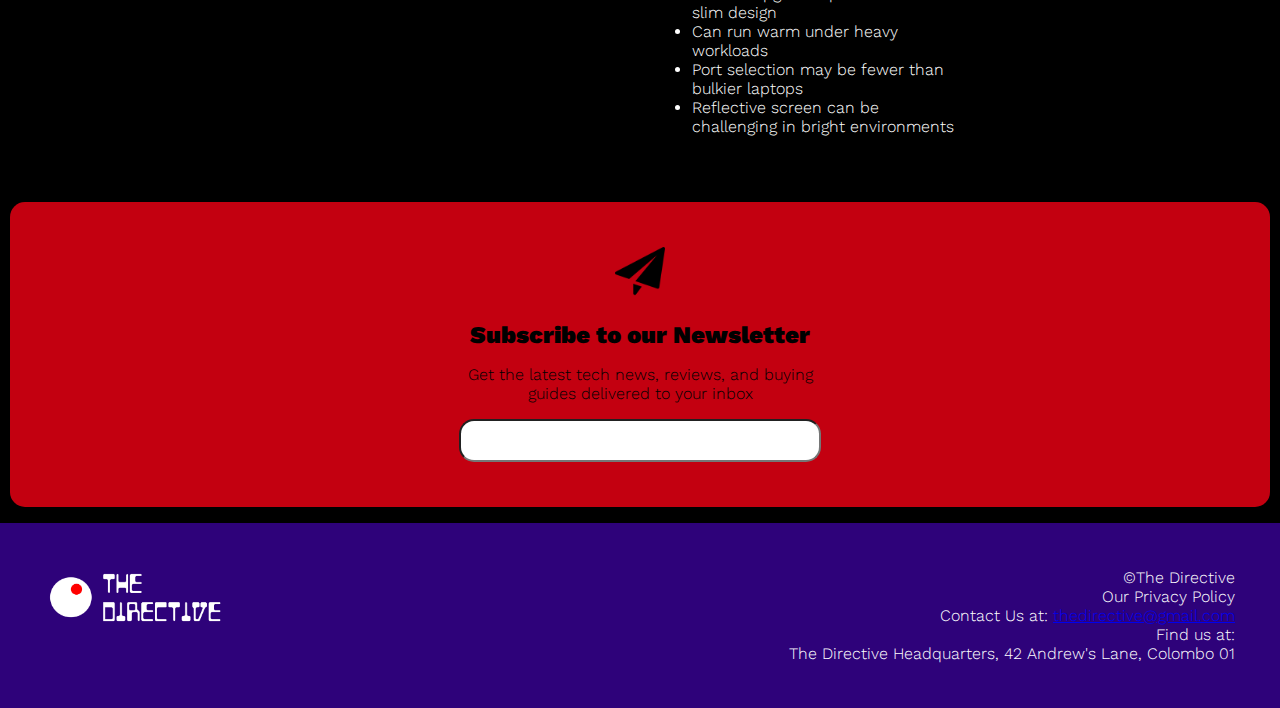
<file: recommendation.html>
<!DOCTYPE html>
<html lang="en">
    <head>
        <meta charset="UTF-8">
        <title>Best Laptops for Students in 2026</title>
        <link rel="icon" href="images/iconblack.png" type="image/png"
              sizes="16x16">   
        <link rel="stylesheet" href="style.css">
    </head>
    
    <body>
        <header class="articleheader">
            <a href="index.html"><img src="images/directivelogowhite.png" alt="The Directive Logo"
             width="180" height="61"></a>
        </header>
        
    <!--NAVIGATION-->
        <nav>
            <ul>
                <li><a href="news.html" title="Tech News"><b>Tech News</b></a></li>
                <li><a href="reviews.html" title="Reviews"><b>Reviews</b></a></li>
                <li><a href="guide.html" title="Buying Guides"><b>Buying Guides</b></a></li>
                <li><a href="aboutus.html" title="About us"><b>About Us</b></a></li>
            </ul>
        </nav>  
        
    <!--The organization of this HTML page is an example as to how a recommendation article would look like-->
    <!--CONTENT AREA-->
    <article id="recommendationcontent">
        <h2><b>The Best Laptops for Students in 2026</b></h2>
        <p>Just started a new degree? a masters? or even a school program? Refer to our team's guide
        what are the best laptops a student can afford in the year 2026. This will cover quality
        as well as a good budget to ensure the best purchase decesion for yourself.</p>
        
        <section id="profile">
        <img src="images/woman.jpg" id="smallicon" alt="Maheli Siriwardana">
        <p id="reviewprofile"><b>Maheli Siriwardana</b><br>5 Days ago</p>
        <!--Shows who wrote the article: Their profile picture, name and the time since the article's release-->
        </section>
        
    <hr>
    
    <h3><b>Best Laptop for College Students</b></h3>
    <div class="recommendationpara">
        <section><p><b>The MacBook Air</b> is Apple’s thinnest and lightest laptop, built for effortless portability 
        without compromising power. Featuring a sleek unibody design, it combines a brilliant Retina display with long-lasting battery life, making it perfect for students, professionals, and creators on the go. 
        With its advanced chip architecture, the MacBook Air delivers smooth performance for everyday tasks, 
        creative projects, and multitasking all in a device that slips easily into your bag.</p>
        </section>
        
        <section>
            <h3><b>Pros</b></h3>
            <ul><li>Big performance gains from M1</li><li>Support for two external displays simultaneously with MacBook display</li>
        <li>12-megapixel Center Stage camera</li><li>Intel MacBook Airs Great design</li>
            </ul>
            <h3><b>Cons</b></h3>
            <ul><li>256GB SSD might fill up fast</li><li>Expensive upgrades</li></ul>
        </section>
        
        <section class="purchaselink">
        <img src="images/collegelaptop.jpg" width="250" alt="MacBook Air">
        <ul><li><a href="https://francium.lk/collections/macbook-air?srsltid=AfmBOopv9o_mGFt3SSXKxhFkVF_dFo2_OQVrXA-GJcKOd9tQP6O40Urg" target="_blank"><b>294,900 LKR in Francium</b></a></li></ul>
        </section>
        <!--"Purchaselink" classes have a different CSS style of the page's external links, unique to this HTML page-->
    </div>
        
    <h3><b>Best Laptop for Design Students</b></h3>
    <div class="recommendationpara">
        <section><p><b>The ASUS TUF laptop</b> is built for durability and performance, 
        combining military-grade toughness with powerful gaming hardware. Designed to withstand everyday wear and tear, 
        it features a high-refresh-rate display, advanced cooling technology, and long-lasting battery life. Whether you’re gaming, streaming, or multitasking, 
        the TUF series delivers reliable speed and immersive visuals in a rugged, battle-ready design.</p>
        </section>
        
        <section>
            <h3><b>Pros</b></h3>
            <ul><li>High-refresh-rate display for smooth gaming visuals</li><li>Efficient cooling system to handle extended play sessions</li>
        <li>Strong performance with capable CPU/GPU options</li><li>Affordable pricing compared to other gaming laptop</li>
            </ul>
            <h3><b>Cons</b></h3>
            <ul><li>Average battery life when gaming on the go</li><li>Heavier weight compared to non-gaming laptops</li>
            <li>Display color accuracy may not match professional creative standards</li><li>Loud fans under heavy load</li></ul>
        </section>
        
        <section class="purchaselink">
        <img src="images/asus.jpg" width="250" alt="Asus Tuf">
        <ul><li><a href="https://www.nanotek.lk/product/asus-tuf-gaming-f16-fx607vb-core-5-15th-gen-rtx-3050-4gb-1" target="_blank"><b>295,000 LKR in Nanotek</b></a></li></ul>
        </section>
    </div>
        
    <h3><b>Best 2-in-1 Laptop</b></h3>
    <div class="recommendationpara">
        <section><p><b>The HP Spectre</b> laptop blends premium design with powerful performance, offering a sleek, ultra-thin chassis crafted from durable materials.
        Its vibrant display, long battery life, and advanced security features make it ideal for professionals and creatives who value both style and substance. 
        With cutting-edge processors and responsive performance, the Spectre delivers a smooth experience for multitasking, productivity, and entertainment—all wrapped 
        in a striking, modern aesthetic.</p>
        </section>
        
        <section>
            <h3><b>Pros</b></h3>
            <ul><li>High-resolution display with vibrant colors and sharp detail</li><li>Strong performance thanks to modern processors and fast SSD storage</li>
        <li>Long battery life suitable for all-day productivity</li><li>Advanced security features like fingerprint reader and privacy camera shutter</li>
            </ul>
            <h3><b>Cons</b></h3>
            <ul><li>Limited upgrade options due to slim design</li><li>Can run warm under heavy workloads</li><li>Port selection may be fewer than bulkier laptops</li>
            <li>Reflective screen can be challenging in bright environments</li></ul>
        </section>
        
        <section class="purchaselink">
        <img src="images/spectre.jpg" width="250" alt="HP Spectre">
        <ul><li><a href="https://lifemobile.lk/product/hp-spectre-x360-15-df0008ca-4k-convertible-laptop/" target="_blank"><b>358,300 LKR in Life Mobile</b></a></li></ul>
        </section>
    </div>
    </article>
        
    <!--SIDEBAR  -->
    <aside>
        <section id="emailbox">
            <img src="images/paper-plane.png" title="Mail Icon" rel="external"
                 width="50" height="50">
        <h2><b>Subscribe to our Newsletter</b></h2>
        <p>Get the latest tech news, reviews, and buying guides delivered to your inbox</p>
        <input type="email" id="email" name="email">
        </section>
    </aside>   
        
    <!--FOOTER  -->
    <footer>
    <ul id="footer">
        <li><img src="images/directivelogowhite.png" alt="The Directive Logo"
             width="180" height="61" class="align-left-image"></li>
        <li>&#169;The Directive</li>
        <li><a href="docs/privacy-policy.pdf" target="_blank" id="privacydoc">Our Privacy Policy</a></li>
        <li>Contact Us at: <a href="mailto:thedirective@gmail.com" target="_blank" id="link">thedirective@gmail.com</a></li>
        <li>Find us at: <br> The Directive Headquarters, 42 Andrew's Lane, Colombo 01</li>
    </ul>    
    </footer>
    
    </body>
</html>
</file>
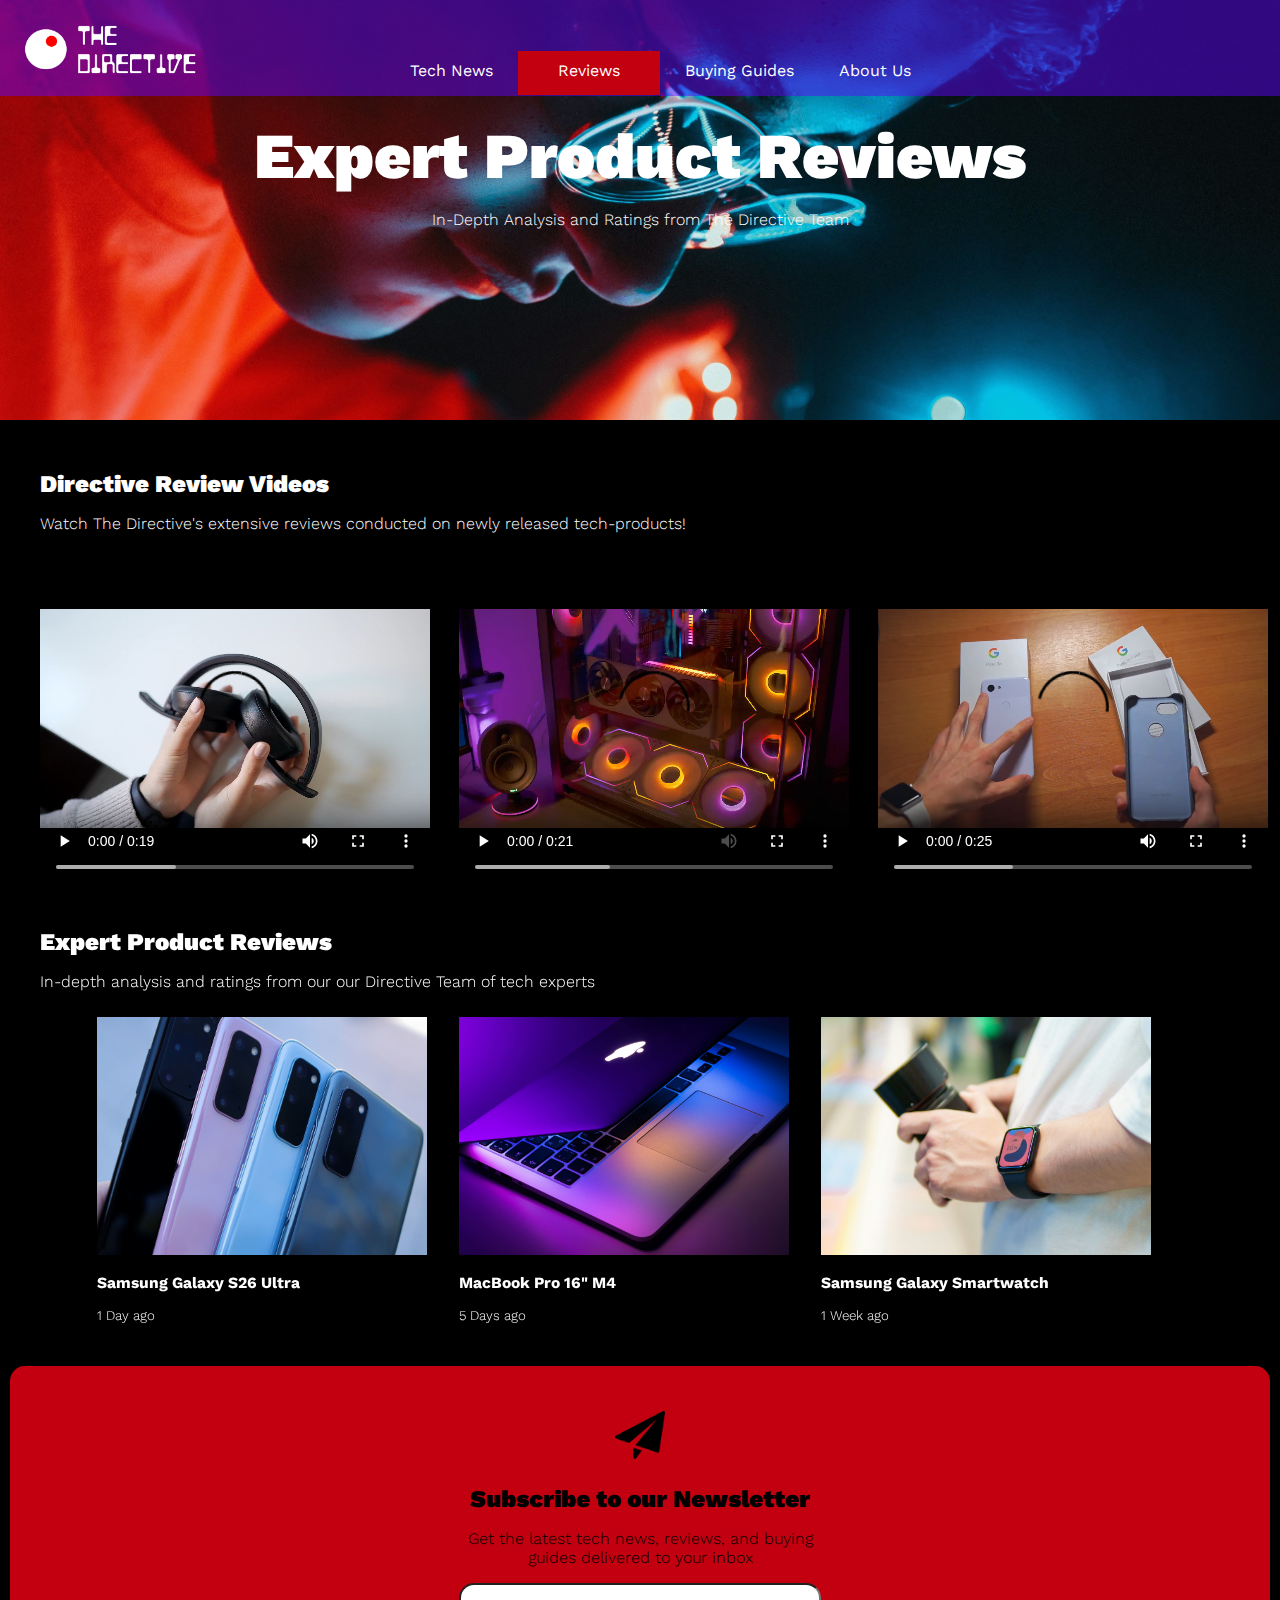
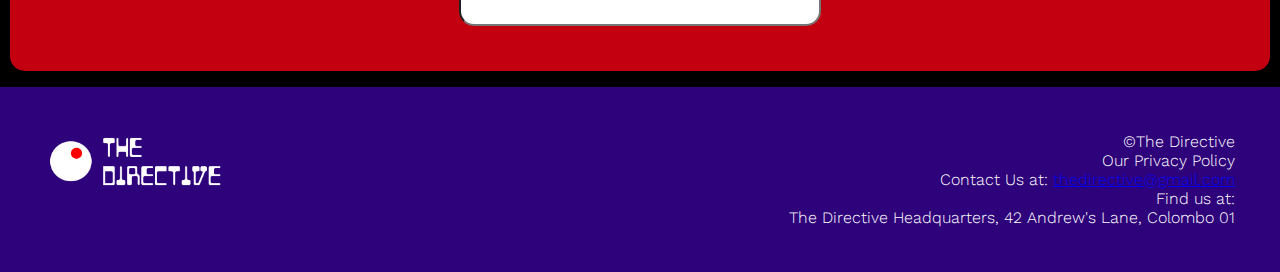
<file: reviews.html>
<!DOCTYPE html>
<html lang="en">
    <head>
        <meta charset="UTF-8">
        <title>Reviews</title>
        <link rel="icon" href="images/iconblack.png" type="image/png"
              sizes="16x16">   
        <link rel="stylesheet" href="style.css">
    </head>
    
    <body>
    <div id="review">
        <header>
        <a href="index.html"><img src="images/directivelogowhite.png" alt="The Directive Logo"
             width="180" height="61"></a>
        <h2 class="webpagetitle"><b>Expert Product Reviews</b></h2>
        <p>In-Depth Analysis and Ratings from The Directive Team</p>
        </header>
    
        <!--NAVIGATION-->
        <nav>
            <ul>
                <li><a href="news.html" title="Tech News"><b>Tech News</b></a></li>
                <li><span><a href="reviews.html" title="Reviews"><b>Reviews</b></a></span></li>
                <li><a href="guide.html" title="Buying Guides"><b>Buying Guides</b></a></li>
                <li><a href="aboutus.html" title="About us"><b>About Us</b></a></li>
            </ul>
        </nav>
        
    <!--CONTENT AREA 1-->
    <article>
        <h2><b>Directive Review Videos</b></h2><p>Watch The Directive's extensive reviews conducted on newly released tech-products!</p>
        <div id="videos">
            <section>
            <video width="390" height="340" controls>
                <source src="videos/headset.mp4" type="video/mp4">
            </video>
            </section>
            
            <section>
            <video width="390" height="340" controls>
                <source src="videos/CPU.mp4" type="video/mp4">
            </video>
            </section>
            
            <section>
            <video width="390" height="340" controls>
                <source src="videos/phone.mp4" type="video/mp4">
            </video>
            </section>
        </div>
        <!--Contains videos directly uploaded to the website by the company that the user can interact with-->
    </article>
    
    <!--CONTENT AREA 2-->
    <article id="reviewcontent">
    <h2><b>Expert Product Reviews</b></h2>
    <p>In-depth analysis and ratings from our our Directive Team of tech experts</p>
    
    <div class= "container">
            <section>
            <img src="images/samsung.jpg" title="Samsung Galaxy S26 Ultra" rel="external"
                 width="330" height="238">
            <h3>Samsung Galaxy S26 Ultra</h3>
            <p>1 Day ago</p>
        </section>
            
        <section>
            <img src="images/macbook.jpg" title="MacBook Pro 16' M4" rel="external"
                 width="330" height="238">
            <h3><a href="product.html" target="_blank" class="link">MacBook Pro 16" M4</a></h3>
            <!--Contains a link to another sample article that the user can navigate to on a new tab-->
            <p>5 Days ago</p>
        </section>
            
        <section>
            <img src="images/watch.jpg" title="Samsung Galaxy Smartwatch" rel="external"
                 width="330" height="238">
            <h3>Samsung Galaxy Smartwatch</h3>
            <p>1 Week ago</p>
        </section>
        </div>
        </article>
    
    <!--SIDEBAR  -->
    <aside>
        <section id="emailbox">
            <img src="images/paper-plane.png" title="Mail Icon" rel="external"
                 width="50" height="50">
        <h2><b>Subscribe to our Newsletter</b></h2>
        <p>Get the latest tech news, reviews, and buying guides delivered to your inbox</p>
        <input type="email" id="email" name="email">
        </section>
    </aside>   
        
    <!--FOOTER  -->
   <footer>
    <ul id="footer">
        <li><img src="images/directivelogowhite.png" alt="The Directive Logo"
             width="180" height="61" class="align-left-image"></li>
        <li>&#169;The Directive</li>
        <li><a href="docs/privacy-policy.pdf" target="_blank" id="privacydoc">Our Privacy Policy</a></li>
        <li>Contact Us at: <a href="mailto:thedirective@gmail.com" target="_blank" id="link">thedirective@gmail.com</a></li>
        <li>Find us at: <br> The Directive Headquarters, 42 Andrew's Lane, Colombo 01</li>
    </ul>    
    </footer>
        
    </div>
    </body>
</html>
</file>
<file: style.css>
@import url('https://fonts.googleapis.com/css2?family=Work+Sans:ital,wght@0,100..900;1,100..900&display=swap');

/*GLOBAL STYLES*/
body {
    font-size: 16px;
    font-weight: 300;
    font-family: 'Work Sans', sans-serif;
    color: #000000;
    margin: 0;
    background-color: #000000;
}
#article {
    margin: 1px; padding: 0;
}
hr {
    border: none;
    height: 1px;
    background-color: #ffffff;
    width: 1200px;
    margin:20px auto;
  }
.content {
    width: 1200px;
    margin: 0 auto;
    position: relative;
    color: #ffffff;
}
.container {
    display: flex;
    font-size: smaller;
    justify-content: center;
    padding: 10px;
}
.link {
    text-decoration: none;
    color:#ffffff;
}
.link:hover{
    text-decoration: underline;
    color:cornflowerblue;
}
.webpagetitle {
    text-align: center;
    font-size:4em;
}
.articleheader {
    background: none;
    height: 96px;
}
/*These global styles along wth the imported url are classes that would apply
the styles throughout the whole webpage. The font style is: Work Sans, that is known to be a font
that enables website efficiency.*/

/*HEADER*/
header {
    background: url(images/techproducts.jpg);
    height: 520px;
    background-repeat: no-repeat;
    background-position: center;
    background-size: cover;
/*The background image turned out to be zoomed a lot without these specifications hence background position,
repeat, and size was added for proper resolution*/
}
header img {
    position: relative;
    top: 20px; left: 20px;
    z-index: 1;
}

/*NAVIGATION*/
nav {
    background-color: rgba(96, 4, 255, 0.48);
    position: absolute;
    top: 0; left: 0;
    width: 100%;
    padding-top: 45px;
}
nav ul {
    text-align: center;
    list-style: none;
}
nav li {
    display: inline;
/*Disables the list points of the nav links*/
}
nav a {
    color: #ffffff;
    text-decoration: none;
    padding: 10px 20px 15px 20px;
}
nav a:hover {
    background-color: #c30010;
}
nav span {
    background-color:#c30010;
    padding: 10px 20px 15px 20px;
    color: #ffffff;
/*Highlights the selected navigation link on each webpage to show the user what segment of the site they are one*/
}

/*HOMEPAGE*/
#content {
    width: 1200px;
    margin: 0 auto;
    position: relative;
    color: #ffffff;
}
#container p{
    margin-bottom: 0;
}
section {
    width: 362px; height: 309px;
}
h2 {
    margin-bottom: 0;
}
article {
    padding-top: 30px;
}
/*Most of the homepage styles are to organize spacing in-between content*/

/*SIDEBAR*/
aside {
    background-color: #c30010;
    padding: 45px 45px 10px;
    text-align: center;
    position: relative;
    border-radius: 15px;
    margin: 10px;
    margin-top: 30px;
}
#emailbox {
    place-self: center;
    align-self: flex-end;
    padding-bottom: 0;
    height: 250px;
}
input[type="email"] {
    width: 100%;
    padding: 12px 20px; 
    box-sizing: border-box; 
    border-radius: 15px;
    align-self: flex-end;
}
/*This covers the email registration that can be seen at the end of every page (excepting the about us page as it contains the contacts)
To provide contrast the specific color of the background was picked and its size is a design decesion to balance out the content and the footer*/

/*FOOTER*/
#footer {
    background-color: #6004ff7a;
    color:#ffffff;
    list-style: none;
    margin-bottom: 0;
    padding: 45px;
    text-align: right;
}
.align-left-image {
    float: left;
/*For the directive logo to appear left unlike the footer content coded to place themselves to the right*/
}
#privacydoc{
    color:#ffffff;
    text-decoration: none;
}    
#privacydoc:hover {
    text-decoration: underline;
    color:cornflowerblue;
}
/*"privacydoc" enables how the privacy policy document link appears in the footer*/

/*NEWS*/
#news header {
    background: url(images/news.jpg);
    height: 420px;
    background-repeat: no-repeat;
    background-position: center;
    background-size: cover;
    color:#ffffff;
}
header p {
    text-align: center;
}
#newsvideo {
    display: flex;
    justify-content: space-between;
    gap: 10px;
    padding: 30px;
    align-content: center;
}
#iframe {
    float: left;
    margin: 0 auto;
}
#latest {
    margin-bottom: 30px;
}
/*For each internally linked webpage a seperate id was needed to create for the header as I wanted to showcase different header background
images for each webpage*/

/*REVIEWS*/
#review header {
    background: url(images/man.jpg);
    height: 420px;
    background-repeat: no-repeat;
    background-position: center;
    background-size: cover;
    color:#ffffff;
}
#review article {
    color: #ffffff;
    width: 1200px;
    margin: 0 auto;
    position: relative;
}
#videos {
    display: flex;
    justify-content: space-between;
/*justify-content is to arrange the spacing of sections in the flex view, in this case arranging the sections to the farthest widths of the flexbox*/
}
#videos section {
    justify-content: center;
}
#reviewcontent {
    padding-top: 50px;
}

/*BUYING GUIDE*/
#guide header {
    background: url(images/products.jpg);
    height: 420px;
    background-repeat: no-repeat;
    background-position: center;
    background-size: cover;
    color:#ffffff;
}
#guidecontent {
    color:#ffffff;
    width: 1200px;
    margin: 0 auto;
    position: relative;
}

/*ABOUT US*/
#about header {
    background: url(images/computer.jpg);
    height: 320px;
    background-repeat: no-repeat;
    background-position: center;
    background-size: cover;
    color:#ffffff;
}
#aboutus {
    color:#ffffff;
    place-self: center;
    text-align: center;
}
#aboutus section {
    height: fit-content;
/*This is for the sections to arrange the heights according to the amount of content written*/
}
#mission {
    display: flex;
    place-self: center;
    text-align: center;
    color: #ffffff;
    margin-top: 15px;
}
#mission section {
    height: fit-content;
}
#team {
    display: flex;
    place-self: center;
    text-align: center;
    color: #ffffff;
    margin-top: 15px;
    gap: 10px;
}
#team section {
    height: fit-content;
    width: 340px;
    padding:20px 1px;
    background-color: #c30010;
    border-radius:10px; 
    color:#000000;
/*The border radius is used for the aesthetic curvature of the background color/image*/
}
#team img {
    border-radius: 50%;
/*A 50% border radius creates a circle, a customary look for profile icons*/
}
.subheading {
    color:#ffffff;
    place-self:center;
}
#contactlist {
    color:#ffffff;
    place-self: center;
    padding-top: 0;
    justify-content: center;
    text-align: center;
    padding-bottom: 20px;
}
#contactlist ul {
    display: flex;
    list-style: none;
    padding-left: 0;
    justify-content: center;
}
#contactlist a {
    color:#ffffff;
    text-decoration: none;
    padding: 10px;
}
#contactlist a:hover {
    text-decoration: underline;
    color:cornflowerblue;
}
#aboutlocation {
    align-content: center;
    justify-content: center;
    margin-left: 170px;
    height: 420px;
}
#aboutlocation article {
    padding-top:10px;
}

/*ARTICLE*/
#article img {
    position: relative;
    top: 20px; left: 20px;
}
#articlecontent {
    color:#ffffff;
    width: 1200px;
    margin: 0 auto;
    position: relative;
}
#articlecontent p {
    margin-bottom: 20px;
}
#smallicon {
  width: 32px;
  height: 32px;      
  border-radius: 50%; 
/*This is to show the profile pitcure of the author of the article*/
}
#reviewprofile {
    text-align: right;
}
#profile {
    display: flex;
    height: fit-content;
}
#profile p {
    margin-bottom: 0; margin-top:0;
    height:fit-content;
    margin-left: 10px;
    font-size: small;
    text-align: left;
}
#articlepara {
    width: 800px;
    height: 1240px;
    margin: auto;
    justify-content: center;
}
#articlepara iframe {
    padding: 10px;
    display: block;
    margin-left: auto;
    margin-right: auto;
}
#articlepara img {
    display: block;
    margin-left: auto;
    margin-right: auto;
}
#articlepara p{
    padding: 10px;
    line-height: 22px;
}

/*RECOMMENDATION*/
.recommendationpara {
    width: fit-content;
    display: flex;
    align-content: center;
    position: relative;
    margin: auto;
    justify-content: center;
}
.recommendationpara h3 {
    margin-bottom: 0;
}
.purchaselink {
    height: fit-content;
}
.purchaselink ul {
    list-style: none;
    padding-left: 0;
}
.purchaselink a {
  background-color: #6004ff7a;
  color: #ffffff;
  padding: 12px 25px;
  text-align: center;
  text-decoration: none;
  display: inline-block;
  border-radius: 25px;
/*This is for a specific link style for the recommendation page to direct the user to the external links*/
}
.purchaselink a:hover{
    background-color:#c30010;
}
.purchaselink ul {
    width: fit-content;
}
#recommendationcontent {
    color:#ffffff;
    width: 1200px;
    margin: 0 auto;
    position: relative;
    padding-bottom: 10px;
    height: fit-content;
}
#recommendationcontent section {
    height:fit-content;
    width: fit-content;
    padding:10px;
}

/*PRODUCT*/
#rating {
    display: flex;
    justify-content:space-evenly;
    height:870px;
}
#rating section {
    width:409px;
}
</file>
